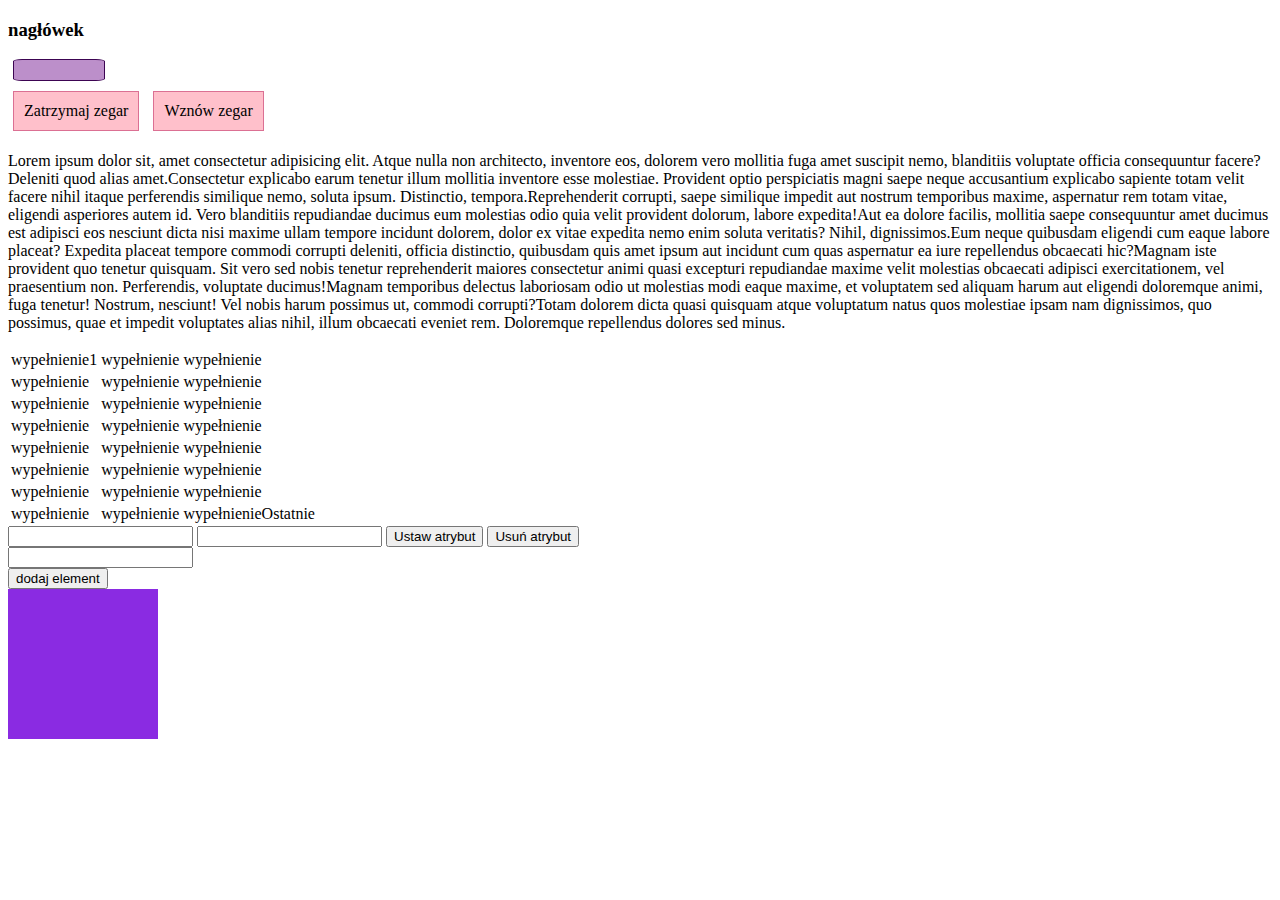
<file: dom/index.html>
<!DOCTYPE html>
<html lang="en">
<head>
    <meta charset="UTF-8">
    <meta http-equiv="X-UA-Compatible" content="IE=edge">
    <meta name="viewport" content="width=device-width, initial-scale=1.0">
    <title>Document</title>
    <style>
        .wazne{
            border-radius: 5px;
            border: 1px solid red;
            background-color: brown;
        }
        .weak {
            background-color: brown;
        }
        .medium {
            background-color: red;
        }
        .almost {
            background-color: darkorange;
        }
        .close {
            background-color: orange;
        }
        .ok {
            background-color: yellow;
        }
        .super {
            background-color: yellowgreen;
        }
        .extra {
            background-color: green;
        }

        #kontener > span {
            border-radius: 5px;
            background-color: brown;
            color: white;
            border: 1px solid black;
            padding: 5px;
            margin: 5px;
            display: inline-block;
            height: 20px;
        }
        #tescik {
            width: 150px;
            height: 150px;
            background-color: blueviolet;
        }
        .kwadracik{
            /* background-color: blueviolet; */
            box-sizing: border-box;
            display: inline-block;
            height: 10px;
            width: 10px;
        }

        #zegarStop, #zegarStart {
            padding: 10px;
            margin: 5px;
            border: 1px solid palevioletred;
            display: inline-block;
            background-color: pink;
            
        }
        #zegarStop:hover, #zegarStart:hover {
            cursor: pointer;
            background-color: blueviolet;
            color: white;
        }
        #zegarek {
            padding: 10px;
            margin: 5px;
            border: 1px solid rgb(60, 4, 82);
            width: 70px;
            border-radius: 10%;
            background-color: rgb(188, 143, 202);
            text-align: center;
        }
    </style>
</head>
<body>

    <h3 id="element3">nagłówek</h3>

    <div id="zegarek"></div>
    <div id="zegarStop">Zatrzymaj zegar</div>
    <div id="zegarStart">Wznów zegar</div>

    <p>
        <span class="klasa1">
            Lorem ipsum dolor sit, amet consectetur adipisicing elit. Atque nulla non architecto, inventore eos, dolorem vero mollitia fuga amet suscipit nemo, blanditiis voluptate officia consequuntur facere? Deleniti quod alias amet.</span><span>Consectetur explicabo earum tenetur illum mollitia inventore esse molestiae. Provident optio perspiciatis magni saepe neque accusantium explicabo sapiente totam velit facere nihil itaque perferendis similique nemo, soluta ipsum. Distinctio, tempora.</span><span>Reprehenderit corrupti, saepe similique impedit aut nostrum temporibus maxime, aspernatur rem totam vitae, eligendi asperiores autem id. Vero blanditiis repudiandae ducimus eum molestias odio quia velit provident dolorum, labore expedita!</span><span>Aut ea dolore facilis, mollitia saepe consequuntur amet ducimus est adipisci eos nesciunt dicta nisi maxime ullam tempore incidunt dolorem, dolor ex vitae expedita nemo enim soluta veritatis? Nihil, dignissimos.</span><span>Eum neque quibusdam eligendi cum eaque labore placeat? Expedita placeat tempore commodi corrupti deleniti, officia distinctio, quibusdam quis amet ipsum aut incidunt cum quas aspernatur ea iure repellendus obcaecati hic?</span><span>Magnam iste provident quo tenetur quisquam. Sit vero sed nobis tenetur reprehenderit maiores consectetur animi quasi excepturi repudiandae maxime velit molestias obcaecati adipisci exercitationem, vel praesentium non. Perferendis, voluptate ducimus!</span><span>Magnam temporibus delectus laboriosam odio ut molestias modi eaque maxime, et voluptatem sed aliquam harum aut eligendi doloremque animi, fuga tenetur! Nostrum, nesciunt! Vel nobis harum possimus ut, commodi corrupti?</span><span>Totam dolorem dicta quasi quisquam atque voluptatum natus quos molestiae ipsam nam dignissimos, quo possimus, quae et impedit voluptates alias nihil, illum obcaecati eveniet rem. Doloremque repellendus dolores sed minus.
        </span>
    </p>
    <table>
        <tr>
            <td id="element1">wypełnienie1</td>
            <td>wypełnienie</td>
            <td class="klasa1 tabela">wypełnienie</td>
        </tr>
        <tr>
            <td>wypełnienie</td>
            <td>wypełnienie</td>
            <td>wypełnienie</td>
        </tr>
        <tr>
            <td >wypełnienie</td>
            <td>wypełnienie</td>
            <td id="element2">wypełnienie</td>
        </tr>
        <tr>
            <td>wypełnienie</td>
            <td class="klasa1">wypełnienie</td>
            <td>wypełnienie</td>
        </tr>
        <tr>
            <td>wypełnienie</td>
            <td>wypełnienie</td>
            <td>wypełnienie</td>
        </tr>
        <tr>
            <td>wypełnienie</td>
            <td>wypełnienie</td>
            <td>wypełnienie</td>
        </tr>
        <tr>
            <td>wypełnienie</td>
            <td>wypełnienie</td>
            <td>wypełnienie</td>
        </tr>
        <tr>
            <td>wypełnienie</td>
            <td>wypełnienie</td>
            <td>wypełnienieOstatnie</td>
        </tr>
    </table>

    <form action="">
        <input type="text" name="imie">
        <input type="text" name="nazwisko">
        <input type = "button" id="set" value="Ustaw atrybut"></input>
        <input type="button" id="del" value="Usuń atrybut"></input>
    </form>
    
    <form>
        <input type="password" name="haslo" value="">
        <span id="sila"></span>
        <div id = "silaObiekt"></div>
    </form>
    
    <form>
        <input type="button" name="dodaj" value="dodaj element">
        <div id="kontener"></div>
    </form>


    <div id="tescik"></div>
    <script src="index.js"></script>
</body>
</html>
</file>
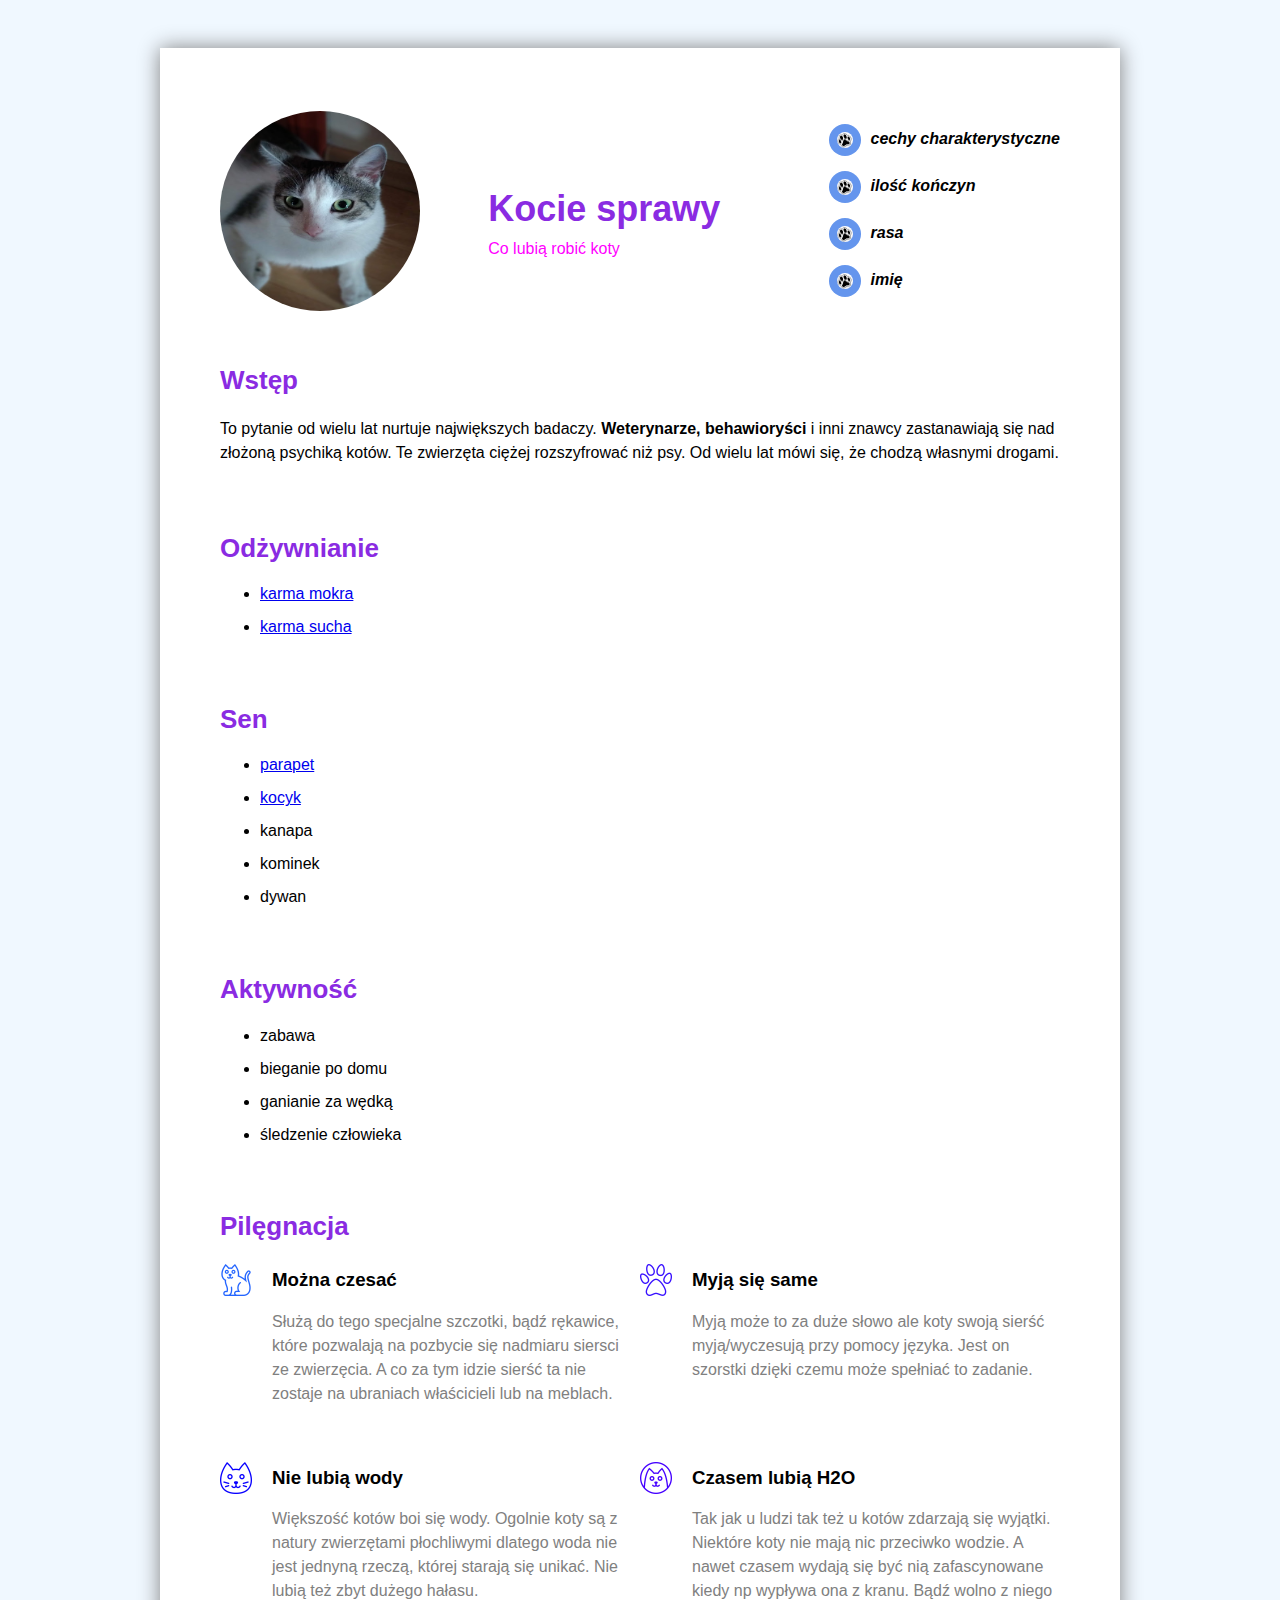
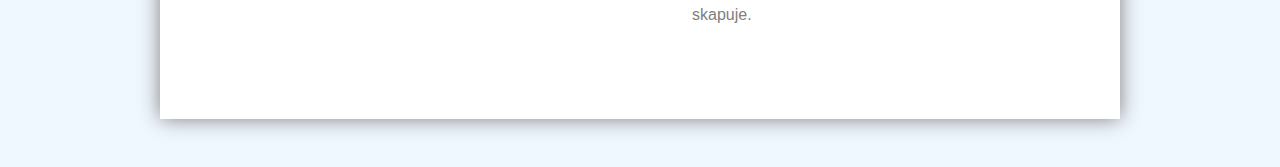
<file: pierwszy_projekt_html_css/index.html>
<!DOCTYPE html> <!-- deklaracja typu pliku -->
<html>
    <head>
        <title> Strona o kotach </title> <!-- Tytuł strony wyświetlający się na zakładce -->
       <link rel="stylesheet" href="style.css"/>
    </head>
    <body>
        <div class ="container">
        <header>
            <img class= "profile-picture circle" src="Cacek.jpg">
            <div>
                <h1>Kocie sprawy</h1> <!--Nasz pierwszy nagłówek i zarazem największy bo h1 oznacza wielkośc czcionki
                                        im większa cyfra tym mniejsza czcionka-->
                <span>Co lubią robić koty</span> <!-- Do opisu pod nagłówkiem. Do tekstu pod nagłówkiem -->
            </div>     
            <address>
                <ul>
                    <li><img class="address-icon circle" src="lapa.png"/><b>cechy charakterystyczne</b></li>
                    <li><img class="address-icon circle" src="lapa.png"/><b>ilość kończyn</b></li>
                    <li><img class="address-icon circle" src="lapa.png"/><b>rasa</b></li>
                    <li><img class="address-icon circle" src="lapa.png"/><b>imię</b></li>
                </ul>
            </address>
        </header>
        <main>
            <section>
                <h2>Wstęp</h2>
                <p>
                    To pytanie od wielu lat nurtuje największych badaczy. 
                    <b> Weterynarze, behawioryści </b> 
                    i inni znawcy zastanawiają 
                    się nad złożoną psychiką kotów. Te zwierzęta ciężej 
                    rozszyfrować niż psy. Od wielu lat mówi się, że chodzą
                    własnymi drogami.
                </p>
            </section>   
            <section>
                <h2>Odżywnianie</h2>
                <ul>
                    <li><a href="https://www.maxizoo.pl/c/kot/karma-dla-kotow/karma-mokra/?gclid=CjwKCAiAzKqdBhAnEiwAePEjkmP5VXmQDlpMxzOQSBHoQK8za05n75VJtk_qMKVhixRBtiNnDLz-oxoC3C4QAvD_BwE&q=%3A%3Abrand%3AMIAM&utm_source=google&utm_medium=google_shopping&utm_campaign=google_PMax&ef_id=Y0WkNAABFTjCewBU%3A20221227144912%3As"> 
                        karma mokra </a></li>
                    <li><a href="https://www.maxizoo.pl/c/kot/karma-dla-kotow/karma-sucha/?gclid=CjwKCAiAzKqdBhAnEiwAePEjkpRfS2ZVQnrHi7X3Hp2bV8SCr2vFRsr_b-16tUvSduDHPU5RAWWKqBoChswQAvD_BwE&utm_source=google&utm_medium=google_shopping&utm_campaign=google_PMax&ef_id=Y0WkNAABFTjCewBU%3A20221227144712%3As">
                         karma sucha </a></li>
                </ul>
            </section>
            <section>
                <h2>Sen</h2>
                <ul>
                    <li> <a href=
                        "https://pl.freepik.com/premium-zdjecie/bezdomny-rudy-kot-spi-slodko-na-schodach-na-ulicy_29609413.htm#query=kot%20na%20parapecie&position=6&from_view=search&track=ais"> 
                        parapet </a></li>
                    <li> <a href=
                        "https://pl.freepik.com/premium-zdjecie/sliczny-lekki-kot-bawi-sie-zabawkazblizenie-przedstawiajace-mlodego-szarego-kota-na-kanapie_28579662.htm#query=cat%20with%20pled&position=13&from_view=search&track=ais">
                        kocyk </a></li>
                    <li> kanapa </li>
                    <li> kominek </li>
                    <li> dywan </li>
                </ul>
            </section>
            <section>
                <h2>Aktywność</h2>
                <ul>
                    <li> zabawa </li>
                    <li> bieganie po domu </li>
                    <li> ganianie za wędką </li>
                    <li> śledzenie człowieka </li>
                </ul>
            </section>
            <section>
                <h2> Pilęgnacja </h2>
                <ul class ="hobbies">
                    <li><img src="kot1.png" />
                        <div>
                        <h3>Można czesać</h3>
                        <p>
                            Służą do tego specjalne szczotki, bądź rękawice, które
                            pozwalają na pozbycie się nadmiaru siersci ze zwierzęcia.
                            A co za tym idzie sierść ta nie zostaje na ubraniach
                            właścicieli lub na meblach.
                        </p>
                    </div>
                    </li>
                    <li><img src="kot2.png" />
                        <div>
                        <h3>Myją się same</h3>
                        <p>
                            Myją może to za duże słowo ale koty swoją sierść myją/wyczesują
                            przy pomocy języka. Jest on szorstki dzięki czemu może spełniać
                            to zadanie.
                        </p>
                    </div>
                    </li>
                    <li><img src="kot3.png" />
                        <div>
                        <h3>Nie lubią wody</h3>
                        <p>
                            Większość kotów boi się wody. Ogolnie koty są z natury
                            zwierzętami płochliwymi dlatego woda nie jest jednyną
                            rzeczą, której starają się unikać. Nie lubią też zbyt
                            dużego hałasu. 
                    </p>
                    </div>
                    </li>
                    <li><img src="kot4.png" />
                        <div>
                        <h3>Czasem lubią H2O</h3>
                        <p>
                            Tak jak u ludzi tak też u kotów zdarzają się wyjątki.
                            Niektóre koty nie mają nic przeciwko wodzie. A nawet czasem 
                            wydają się być nią zafascynowane kiedy np wypływa ona z kranu.
                            Bądź wolno z niego skapuje. 
                        </p>
                        </div>
                    </li>
                </ul>
            </section>
    </main>
</div>
    </body>
</html>
</file>
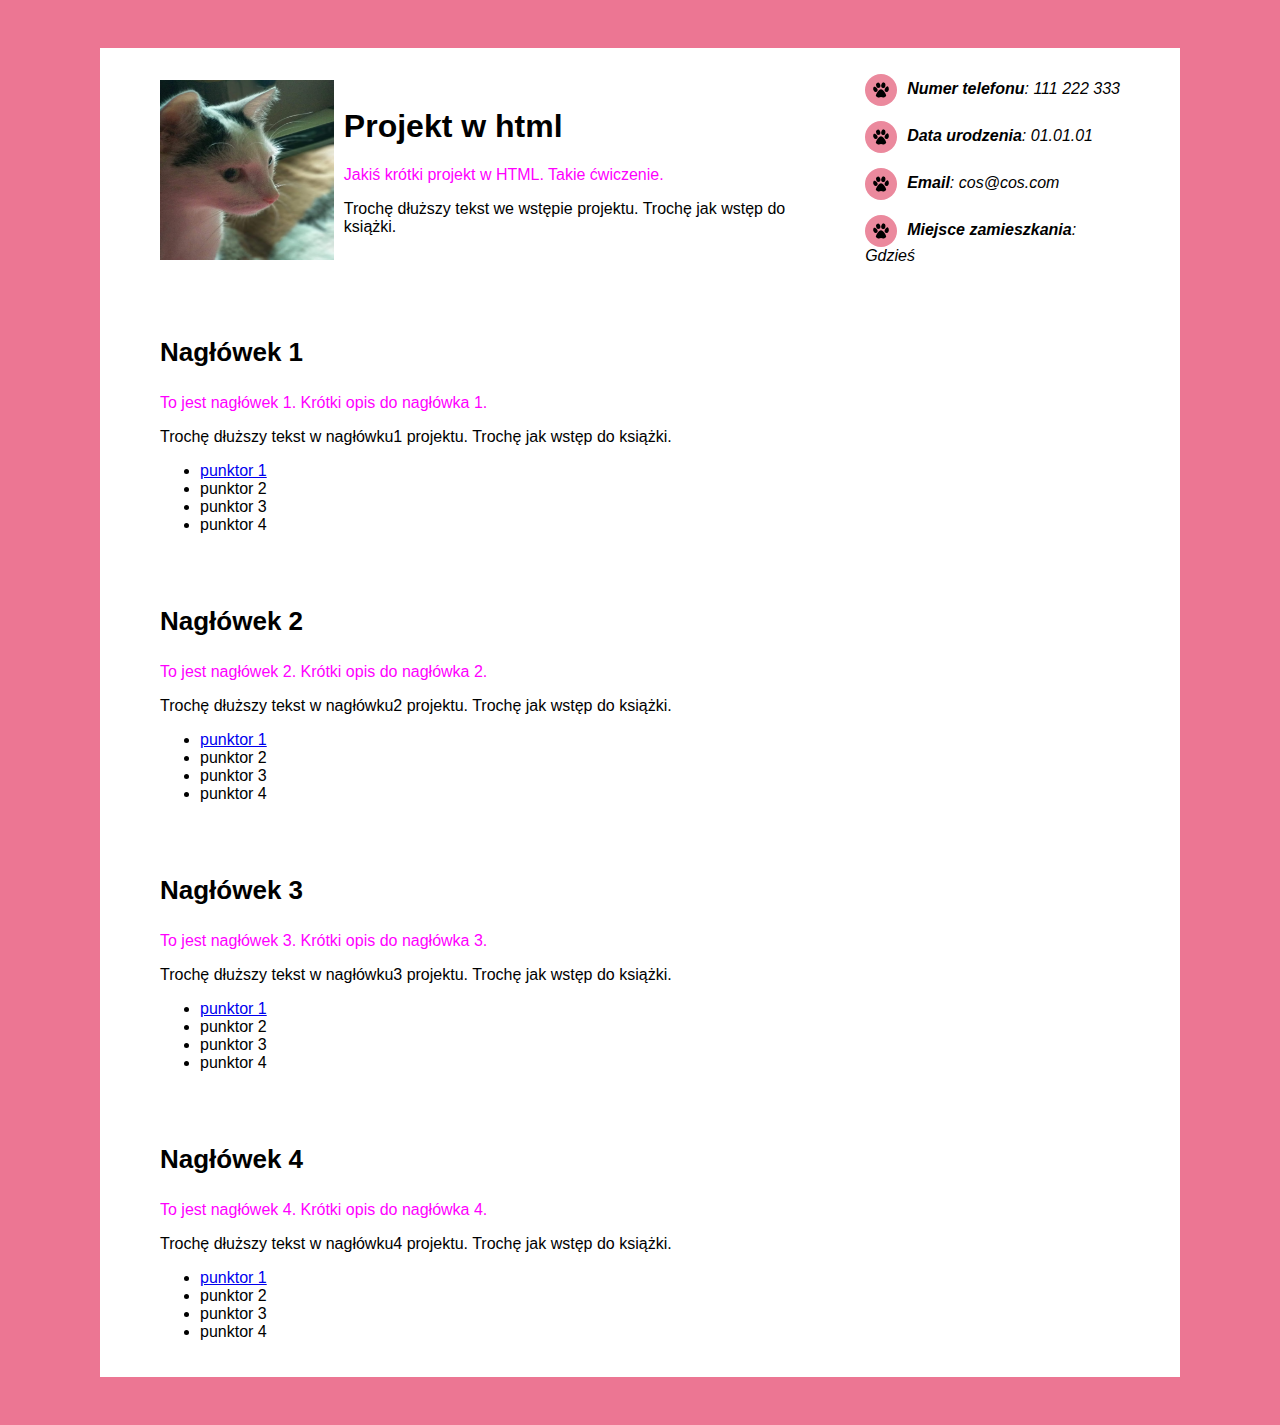
<file: projekty_html/1.html>
<!DOCTYPE html> <!-- deklaracja typu pliku -->
<html> <!-- język w jakim będziemy tworzyć plik -->
    <head> <!-- w sekcji head powinny znaleźć się metadane czyli dane o treści. Można tu zaliczyć 
            takie rzeczy jak: tytuł strony widoczny w zakładce, domyślny język strony, dane kontaktowe do autora strony.
            Sekcja head musi zawierać tag <title> Ta treść nie jest wyświetlana na ekranie. Tutaj zawieramy teź informacje,
            gdzie przeglądarka powinna szukać styli CSS dla naszej strony.--> 
        <title> Projekt HTML&CSS </title> <!-- Tytuł strony wyświetlający się na zakładce -->
        <link rel="stylesheet" href="style1.css"/> <!--Tutaj dodajemy link do pliku z naszymi stylami. HTML External 
                                                    Resource Link. rel mówi czego powinna się spodziewać przeglądarka
                                                    a stylesheet to arkusz styli, href mówi jak nazywa się ten plik gdzie 
                                                    przeglądarka powinna szukać.-->
    </head>
    <body> <!-- Ta sekcja to główna część naszego pliku. To co jest wyświetlane na stronie -->
        <header> <!--Tag pozwalający grupować treści znajdujące się na górze naszej strony. Bo nie możemy użyć section tutaj.-->
            <img src="gac.jpg"/> <!--dodawanie obrazka. Plik jest w tym samym folderze co nasz projekt.-->
            <div> <!--Tag który sam w sobie nic nie robi. Za to jest przydatny gdy chcemy nadać elementom styl i je zgrupować.-->
            <h1> Projekt w html </h1> <!--Nasz pierwszy nagłówek i zarazem największy bo h1 oznacza wielkośc czcionki
                                      im większa cyfra tym mniejsza czcionka-->
            <span> Jakiś krótki projekt w HTML. Takie ćwiczenie. </span> <!--span jest do pisania tekstu pod nagłówkiem.
                                                                             Jakiś krótki tekst.-->
            <p> Trochę dłuższy tekst we wstępie projektu. Trochę jak wstęp do książki. </p> <!-- p - paragfaf/akapit 
                                                                                            ten tekst jest zazwyczaj długi.-->
            </div>
            <address> <!--Sekcja z danymi adresowymi-->
                <ul>
                    <li><img src="icona.png"/><b>Numer telefonu</b>: 111 222 333</li> <!--tag <b> pogrubia nam tekst-->
                    <li><img src="icona.png"/><b>Data urodzenia</b>: 01.01.01</li>
                    <li><img src="icona.png"/><b>Email</b>: cos@cos.com</li>
                    <li><img src="icona.png"/><b>Miejsce zamieszkania</b>: Gdzieś</li>
                </ul>
            </address>
        </header>
        <main> <!-- Main służy do oznczenia głównej sekcji strony. Tutaj znajdują się wszystkie section itd.-->
            <section> <!--Tag section pozwala na rozdzielenie nagłowków na sekcje. Poprawia czytelność pliku.-->
                <h3> Nagłówek 1 </h3>
                    <span> To jest nagłówek 1. Krótki opis do nagłówka 1. </span> <!--span jest do pisania tekstu pod nagłówkiem.
                                                                                    Jakiś krótki tekst.-->
                    <p> Trochę dłuższy tekst w nagłówku1 projektu. Trochę jak wstęp do książki. </p> <!-- p - paragfaf/akapit ten
                                                                                                    tekst jest zazwyczaj długi.-->
                    <ul> <!-- Występuje razem z li. Pozwala na napisanie rzeczy w liście. Od kropek takich dużych.-->
                        <li> <a href="https://www.google.com/">punktor 1 </a></li> <!-- tag a pozwala na dodawanie linków do danego 
                                                                                    tekstu po a trzeba dodac atrybut w przypadku linków 
                                                                                    jest to href=" link "-->
                        <li> punktor 2 </li>
                        <li> punktor 3 </li>
                        <li> punktor 4 </li>
                    </ul>
            </section>
            <section>
                <h3> Nagłówek 2 </h3>
                    <span> To jest nagłówek 2. Krótki opis do nagłówka 2. </span> <!--span jest do pisania tekstu pod nagłówkiem. 
                                                                                    Jakiś krótki tekst.-->
                    <p> Trochę dłuższy tekst w nagłówku2 projektu. Trochę jak wstęp do książki. </p> <!-- p - paragfaf/akapit ten
                                                                                                    tekst jest zazwyczaj długi.-->

                    <ul> <!-- Występuje razem z li. Pozwala na napisanie rzeczy w liście. Od kropek takich dużych.-->
                        <li><a href="https://www.google.com/"> punktor 1 </a></li> <!-- tag a pozwala na dodawanie linków do danego tekstu-->
                        <li> punktor 2 </li>
                        <li> punktor 3 </li>
                        <li> punktor 4 </li>
                    </ul>
            </section>
            <section>
                <h3> Nagłówek 3 </h3>
                <span> To jest nagłówek 3. Krótki opis do nagłówka 3. </span> <!--span jest do pisania tekstu pod nagłówkiem.
                                                                                Jakiś krótki tekst.-->
                <p> Trochę dłuższy tekst w nagłówku3 projektu. Trochę jak wstęp do książki. </p> <!-- p - paragfaf/akapit ten
                                                                                                tekst jest zazwyczaj długi.-->                                                                  
                <ul> <!-- Występuje razem z li. Pozwala na napisanie rzeczy w liście. Od kropek takich dużych.-->
                    <li><a href="https://www.google.com/"> punktor 1 </a></li> <!-- tag a pozwala na dodawanie linków do danego tekstu-->
                    <li> punktor 2 </li>
                    <li> punktor 3 </li>
                    <li> punktor 4 </li>
                </ul>
            </section>
            <section>
                <h3> Nagłówek 4 </h3>
                <span> To jest nagłówek 4. Krótki opis do nagłówka 4. </span> <!--span jest do pisania tekstu pod nagłówkiem.
                                                                                Jakiś krótki tekst.-->
                <p> Trochę dłuższy tekst w nagłówku4 projektu. Trochę jak wstęp do książki. </p> <!-- p - paragfaf/akapit ten
                                                                                                tekst jest zazwyczaj długi.-->                                                                  
                <ul> <!-- Występuje razem z li. Pozwala na napisanie rzeczy w liście. Od kropek takich dużych.-->
                    <li><a href="https://www.google.com/"> punktor 1 </a></li><!-- tag a pozwala na dodawanie linków do danego tekstu-->
                    <li> punktor 2 </li>
                    <li> punktor 3 </li>
                    <li> punktor 4 </li>
                </ul>
            </section>
        </main>
    </body>

</html>
</file>
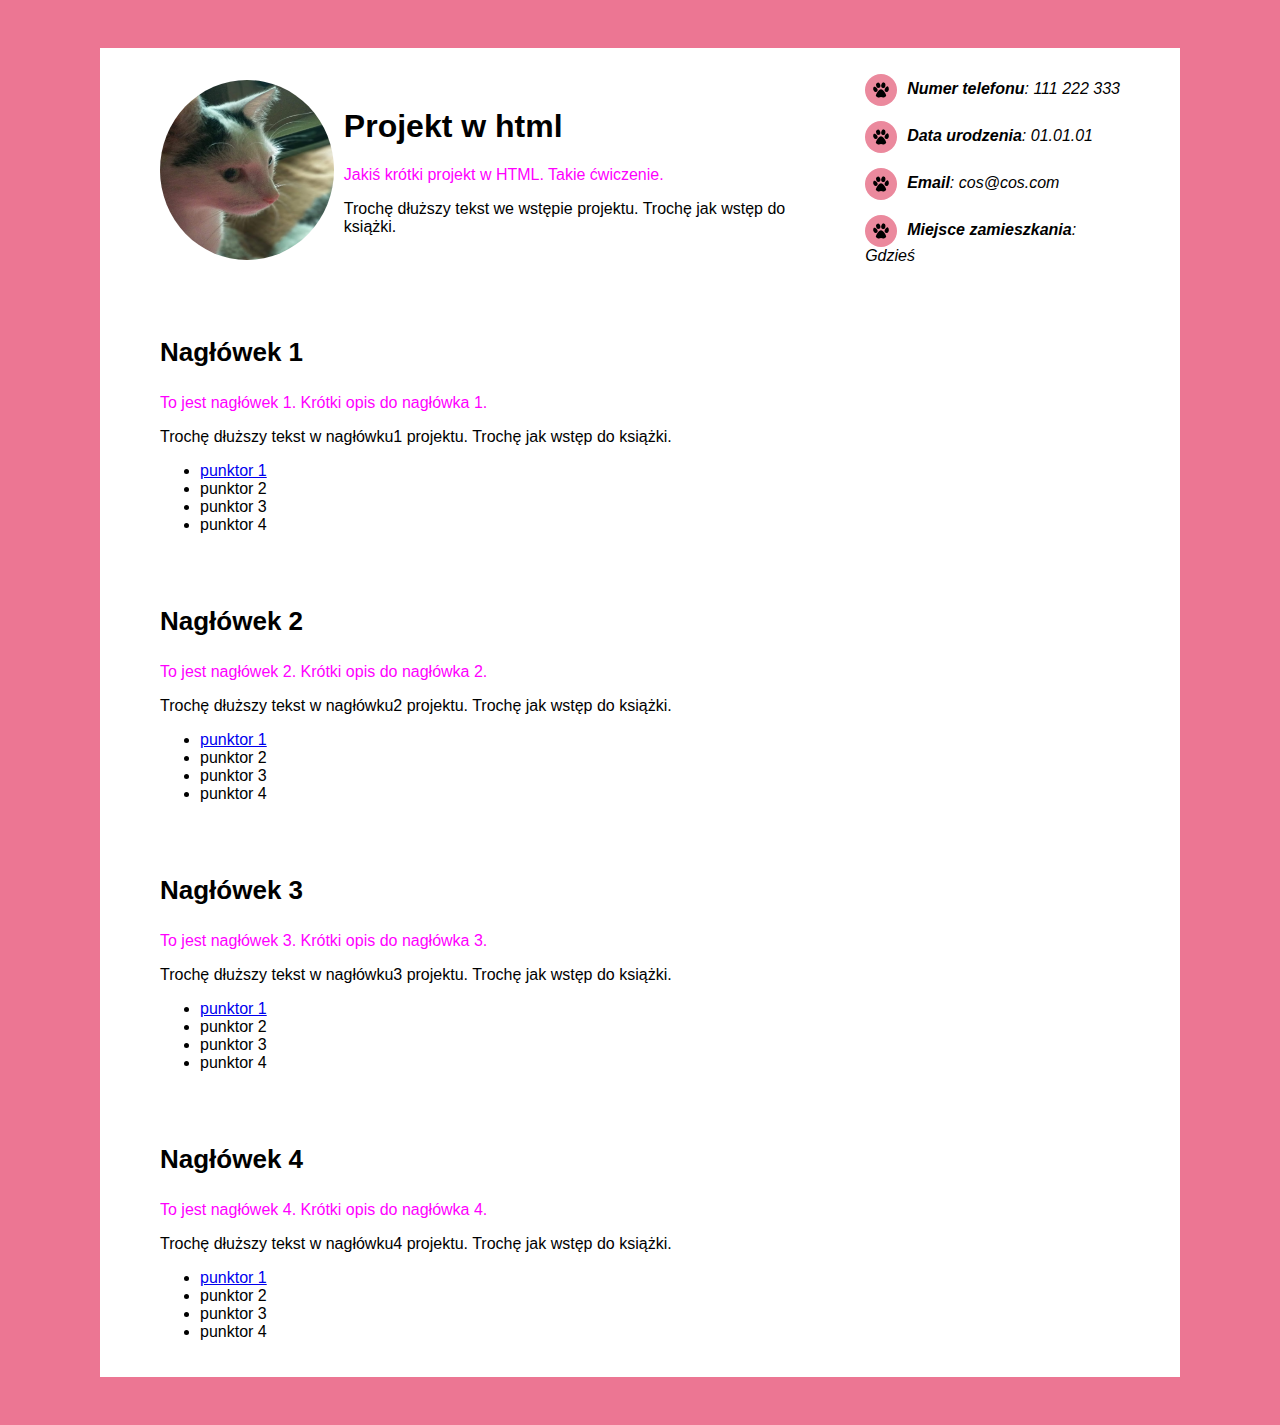
<file: projekty_html/1_z_klasami.html>
<!DOCTYPE html> <!-- deklaracja typu pliku -->
<html> <!-- język w jakim będziemy tworzyć plik -->
    <head> <!-- w sekcji head powinny znaleźć się metadane czyli dane o treści. Można tu zaliczyć 
            takie rzeczy jak: tytuł strony widoczny w zakładce, domyślny język strony, dane kontaktowe do autora strony.
            Sekcja head musi zawierać tag <title> Ta treść nie jest wyświetlana na ekranie. Tutaj zawieramy teź informacje,
            gdzie przeglądarka powinna szukać styli CSS dla naszej strony.--> 
        <title> Projekt HTML&CSS </title> <!-- Tytuł strony wyświetlający się na zakładce -->
        <link rel="stylesheet" href="style1_z_klasami.css"/> <!--Tutaj dodajemy link do pliku z naszymi stylami. HTML External 
                                                    Resource Link. rel mówi czego powinna się spodziewać przeglądarka
                                                    a stylesheet to arkusz styli, href mówi jak nazywa się ten plik gdzie 
                                                    przeglądarka powinna szukać.-->
    </head>
    <body> <!-- Ta sekcja to główna część naszego pliku. To co jest wyświetlane na stronie -->
        <header> <!--Tag pozwalający grupować treści znajdujące się na górze naszej strony. Bo nie możemy użyć section tutaj.-->
            <img class="circle" src="gac.jpg"/> <!--dodawanie obrazka. Plik jest w tym samym folderze co nasz projekt.-->
            <div> <!--Tag który sam w sobie nic nie robi. Za to jest przydatny gdy chcemy nadać elementom styl i je zgrupować.-->
            <h1> Projekt w html </h1> <!--Nasz pierwszy nagłówek i zarazem największy bo h1 oznacza wielkośc czcionki
                                      im większa cyfra tym mniejsza czcionka-->
            <span> Jakiś krótki projekt w HTML. Takie ćwiczenie. </span> <!--span jest do pisania tekstu pod nagłówkiem.
                                                                             Jakiś krótki tekst.-->
            <p> Trochę dłuższy tekst we wstępie projektu. Trochę jak wstęp do książki. </p> <!-- p - paragfaf/akapit 
                                                                                            ten tekst jest zazwyczaj długi.-->
            </div>
            <address> <!--Sekcja z danymi adresowymi-->
                <ul>
                    <li><img class="address-icon circle" src="icona.png"/><b>Numer telefonu</b>: 111 222 333</li> <!--tag <b> pogrubia nam tekst-->
                    <li><img class="address-icon circle" src="icona.png"/><b>Data urodzenia</b>: 01.01.01</li> <!--dodawanie classy class="address-icon"-->
                    <li><img class="address-icon circle" src="icona.png"/><b>Email</b>: cos@cos.com</li>
                    <li><img class="address-icon circle" src="icona.png"/><b>Miejsce zamieszkania</b>: Gdzieś</li>
                </ul>
            </address>
        </header>
        <main> <!-- Main służy do oznczenia głównej sekcji strony. Tutaj znajdują się wszystkie section itd.-->
            <section> <!--Tag section pozwala na rozdzielenie nagłowków na sekcje. Poprawia czytelność pliku.-->
                <h3> Nagłówek 1 </h3>
                    <span> To jest nagłówek 1. Krótki opis do nagłówka 1. </span> <!--span jest do pisania tekstu pod nagłówkiem.
                                                                                    Jakiś krótki tekst.-->
                    <p> Trochę dłuższy tekst w nagłówku1 projektu. Trochę jak wstęp do książki. </p> <!-- p - paragfaf/akapit ten
                                                                                                    tekst jest zazwyczaj długi.-->
                    <ul> <!-- Występuje razem z li. Pozwala na napisanie rzeczy w liście. Od kropek takich dużych.-->
                        <li> <a href="https://www.google.com/">punktor 1 </a></li> <!-- tag a pozwala na dodawanie linków do danego 
                                                                                    tekstu po a trzeba dodac atrybut w przypadku linków 
                                                                                    jest to href=" link "-->
                        <li> punktor 2 </li>
                        <li> punktor 3 </li>
                        <li> punktor 4 </li>
                    </ul>
            </section>
            <section>
                <h3> Nagłówek 2 </h3>
                    <span> To jest nagłówek 2. Krótki opis do nagłówka 2. </span> <!--span jest do pisania tekstu pod nagłówkiem. 
                                                                                    Jakiś krótki tekst.-->
                    <p> Trochę dłuższy tekst w nagłówku2 projektu. Trochę jak wstęp do książki. </p> <!-- p - paragfaf/akapit ten
                                                                                                    tekst jest zazwyczaj długi.-->

                    <ul> <!-- Występuje razem z li. Pozwala na napisanie rzeczy w liście. Od kropek takich dużych.-->
                        <li><a href="https://www.google.com/"> punktor 1 </a></li> <!-- tag a pozwala na dodawanie linków do danego tekstu-->
                        <li> punktor 2 </li>
                        <li> punktor 3 </li>
                        <li> punktor 4 </li>
                    </ul>
            </section>
            <section>
                <h3> Nagłówek 3 </h3>
                <span> To jest nagłówek 3. Krótki opis do nagłówka 3. </span> <!--span jest do pisania tekstu pod nagłówkiem.
                                                                                Jakiś krótki tekst.-->
                <p> Trochę dłuższy tekst w nagłówku3 projektu. Trochę jak wstęp do książki. </p> <!-- p - paragfaf/akapit ten
                                                                                                tekst jest zazwyczaj długi.-->                                                                  
                <ul> <!-- Występuje razem z li. Pozwala na napisanie rzeczy w liście. Od kropek takich dużych.-->
                    <li><a href="https://www.google.com/"> punktor 1 </a></li> <!-- tag a pozwala na dodawanie linków do danego tekstu-->
                    <li> punktor 2 </li>
                    <li> punktor 3 </li>
                    <li> punktor 4 </li>
                </ul>
            </section>
            <section>
                <h3> Nagłówek 4 </h3>
                <span> To jest nagłówek 4. Krótki opis do nagłówka 4. </span> <!--span jest do pisania tekstu pod nagłówkiem.
                                                                                Jakiś krótki tekst.-->
                <p> Trochę dłuższy tekst w nagłówku4 projektu. Trochę jak wstęp do książki. </p> <!-- p - paragfaf/akapit ten
                                                                                                tekst jest zazwyczaj długi.-->                                                                  
                <ul> <!-- Występuje razem z li. Pozwala na napisanie rzeczy w liście. Od kropek takich dużych.-->
                    <li><a href="https://www.google.com/"> punktor 1 </a></li><!-- tag a pozwala na dodawanie linków do danego tekstu-->
                    <li> punktor 2 </li>
                    <li> punktor 3 </li>
                    <li> punktor 4 </li>
                </ul>
            </section>
        </main>
    </body>

</html>
</file>
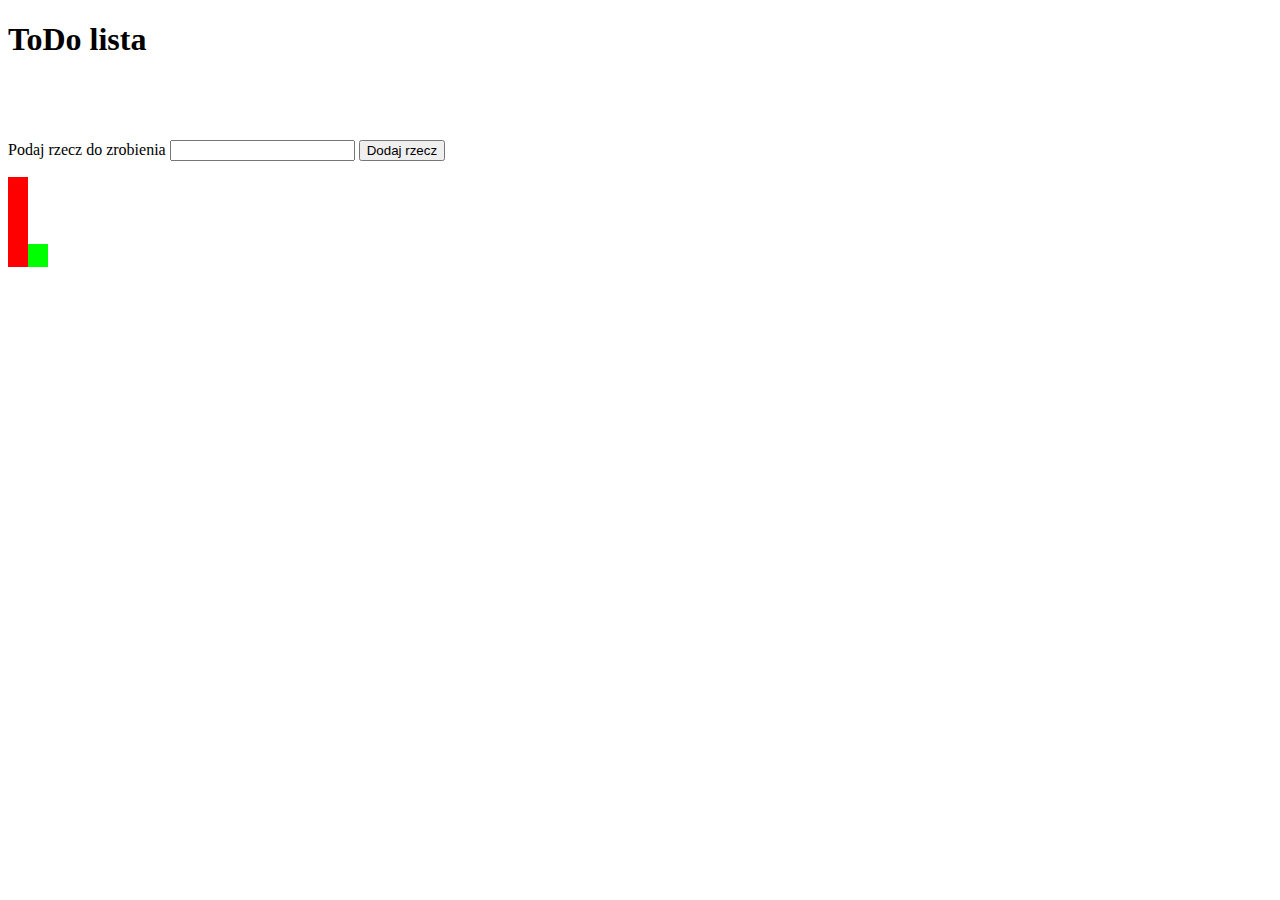
<file: dom/ToDo/toDo.html>
<!DOCTYPE html>
<html lang="en">
<head>
    <meta charset="UTF-8">
    <meta http-equiv="X-UA-Compatible" content="IE=edge">
    <meta name="viewport" content="width=device-width, initial-scale=1.0">
    <title>ToDo lista</title>
    <link rel="stylesheet" href="toDo.css">
</head>
<body>
    
    <h1>ToDo lista</h1>
    <div id="bledy">

        
    </div>

    <div>
        <label for="rzeczId">Podaj rzecz do zrobienia</label>
        <input type="text" name="rzecz" id="rzecz">
        <button>Dodaj rzecz</button>
    </div>

    <ul>

    </ul>

    <div id="wykres"></div>

    <script src="toDo.js">



    </script>

</body>
</html>
</file>
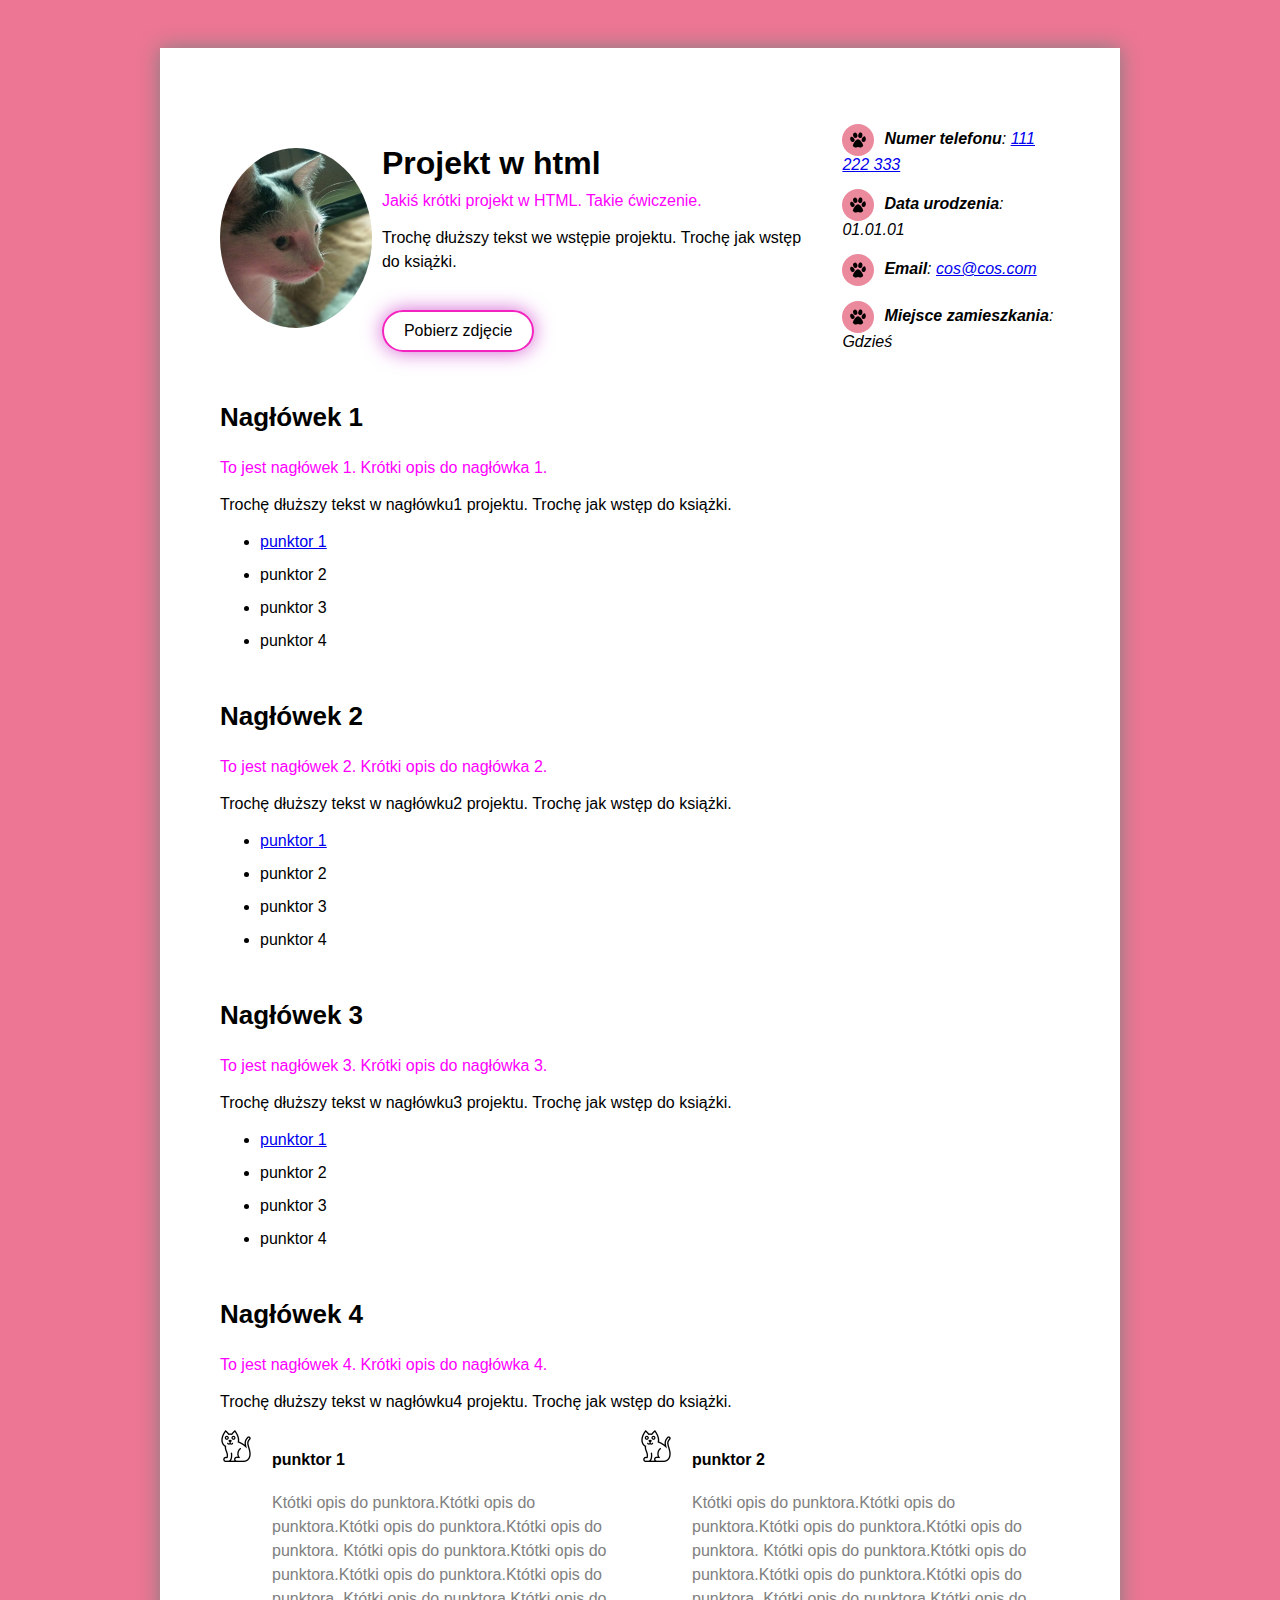
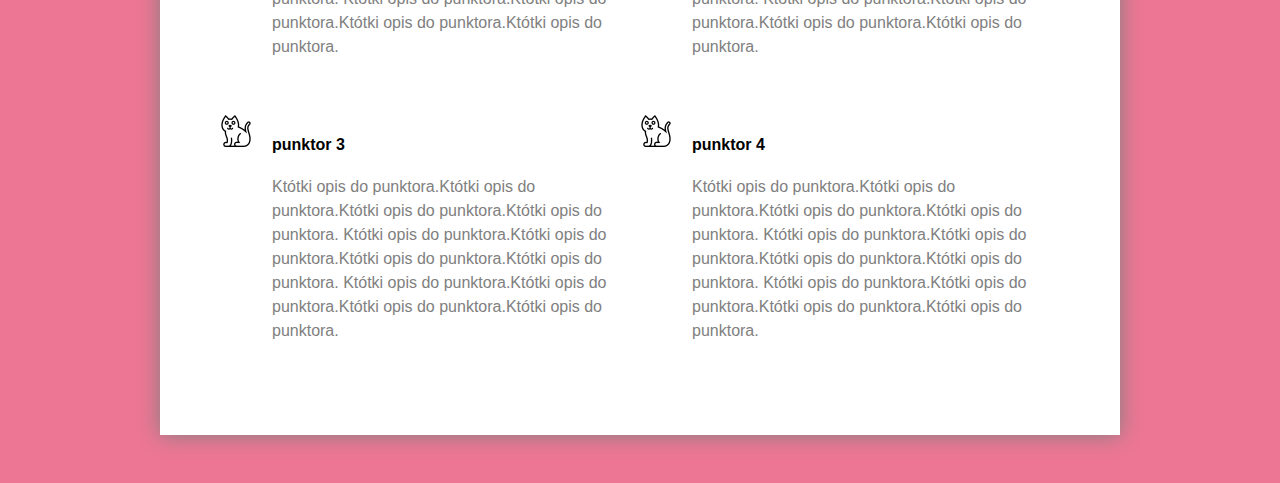
<file: projekty_html/1/1_z_klasami.html>
<!DOCTYPE html> <!-- deklaracja typu pliku -->
<html> <!-- język w jakim będziemy tworzyć plik -->
    <head> <!-- w sekcji head powinny znaleźć się metadane czyli dane o treści. Można tu zaliczyć 
            takie rzeczy jak: tytuł strony widoczny w zakładce, domyślny język strony, dane kontaktowe do autora strony.
            Sekcja head musi zawierać tag <title> Ta treść nie jest wyświetlana na ekranie. Tutaj zawieramy teź informacje,
            gdzie przeglądarka powinna szukać styli CSS dla naszej strony.--> 
        <title> Projekt HTML&CSS </title> <!-- Tytuł strony wyświetlający się na zakładce -->
        <link rel="stylesheet" href="style1_z_klasami.css"/> <!--Tutaj dodajemy link do pliku z naszymi stylami. HTML External 
                                                    Resource Link. rel mówi czego powinna się spodziewać przeglądarka
                                                    a stylesheet to arkusz styli, href mówi jak nazywa się ten plik gdzie 
                                                    przeglądarka powinna szukać.-->
    </head>
    <body> <!-- Ta sekcja to główna część naszego pliku. To co jest wyświetlane na stronie -->
        <div class="container">
                <header> <!--Tag pozwalający grupować treści znajdujące się na górze naszej strony. Bo nie możemy użyć section tutaj.-->
                <img class="profile-picture circle" src="gac.jpg"/> <!--dodawanie obrazka. Plik jest w tym samym folderze co nasz projekt.-->
                <div> <!--Tag który sam w sobie nic nie robi. Za to jest przydatny gdy chcemy nadać elementom styl i je zgrupować.-->
                    <h1> Projekt w html </h1> <!--Nasz pierwszy nagłówek i zarazem największy bo h1 oznacza wielkośc czcionki
                                            im większa cyfra tym mniejsza czcionka-->
                    <span> Jakiś krótki projekt w HTML. Takie ćwiczenie. </span> <!--span jest do pisania tekstu pod nagłówkiem.
                                                                                    Jakiś krótki tekst.-->
                    <p> Trochę dłuższy tekst we wstępie projektu. Trochę jak wstęp do książki. </p> <!-- p - paragfaf/akapit 
                                                                                                    ten tekst jest zazwyczaj długi.-->
                    <div>
                        <a class="downolad_picture" href="https://store10.gofile.io/download/d4625f83-59a8-485b-be9c-283e314f3930/pdf.pdf">Pobierz zdjęcie</a>
                    </div>
                </div>
                <address> <!--Sekcja z danymi adresowymi-->
                    <ul>
                        <li><img class="address-icon circle" src="icona.png"/><b>Numer telefonu</b>: <a href="tel:111 222 333">111 222 333</a></li> <!--tag <b> pogrubia nam tekst-->
                        <li><img class="address-icon circle" src="icona.png"/><b>Data urodzenia</b>: 01.01.01</li> <!--dodawanie classy class="address-icon"-->
                        <li><img class="address-icon circle" src="icona.png"/><b>Email</b>: <a href="mailto:an.giermakowska@gmail.com">cos@cos.com</a></li>
                        <li><img class="address-icon circle" src="icona.png"/><b>Miejsce zamieszkania</b>: Gdzieś</li>
                    </ul>
                </address>
            </header>
            <main> <!-- Main służy do oznczenia głównej sekcji strony. Tutaj znajdują się wszystkie section itd.-->
                <section> <!--Tag section pozwala na rozdzielenie nagłowków na sekcje. Poprawia czytelność pliku.-->
                    <h3> Nagłówek 1 </h3>
                        <span> To jest nagłówek 1. Krótki opis do nagłówka 1. </span> <!--span jest do pisania tekstu pod nagłówkiem.
                                                                                        Jakiś krótki tekst.-->
                        <p> Trochę dłuższy tekst w nagłówku1 projektu. Trochę jak wstęp do książki. </p> <!-- p - paragfaf/akapit ten
                                                                                                        tekst jest zazwyczaj długi.-->
                        <ul> <!-- Występuje razem z li. Pozwala na napisanie rzeczy w liście. Od kropek takich dużych.-->
                            <li> <a href="https://www.google.com/">punktor 1 </a></li> <!-- tag a pozwala na dodawanie linków do danego 
                                                                                        tekstu po a trzeba dodac atrybut w przypadku linków 
                                                                                        jest to href=" link "-->
                            <li> punktor 2 </li>
                            <li> punktor 3 </li>
                            <li> punktor 4 </li>
                        </ul>
                </section>
                <section>
                    <h3> Nagłówek 2 </h3>
                        <span> To jest nagłówek 2. Krótki opis do nagłówka 2. </span> <!--span jest do pisania tekstu pod nagłówkiem. 
                                                                                        Jakiś krótki tekst.-->
                        <p> Trochę dłuższy tekst w nagłówku2 projektu. Trochę jak wstęp do książki. </p> <!-- p - paragfaf/akapit ten
                                                                                                        tekst jest zazwyczaj długi.-->

                        <ul> <!-- Występuje razem z li. Pozwala na napisanie rzeczy w liście. Od kropek takich dużych.-->
                            <li><a href="https://www.google.com/"> punktor 1 </a></li> <!-- tag a pozwala na dodawanie linków do danego tekstu-->
                            <li> punktor 2 </li>
                            <li> punktor 3 </li>
                            <li> punktor 4 </li>
                        </ul>
                </section>
                <section>
                    <h3> Nagłówek 3 </h3>
                    <span> To jest nagłówek 3. Krótki opis do nagłówka 3. </span> <!--span jest do pisania tekstu pod nagłówkiem.
                                                                                    Jakiś krótki tekst.-->
                    <p> Trochę dłuższy tekst w nagłówku3 projektu. Trochę jak wstęp do książki. </p> <!-- p - paragfaf/akapit ten
                                                                                                    tekst jest zazwyczaj długi.-->                                                                  
                    <ul> <!-- Występuje razem z li. Pozwala na napisanie rzeczy w liście. Od kropek takich dużych.-->
                        <li><a href="https://www.google.com/"> punktor 1 </a></li> <!-- tag a pozwala na dodawanie linków do danego tekstu-->
                        <li> punktor 2 </li>
                        <li> punktor 3 </li>
                        <li> punktor 4 </li>
                    </ul>
                </section>
                <section>
                    <h3> Nagłówek 4 </h3>
                    <span> To jest nagłówek 4. Krótki opis do nagłówka 4. </span> <!--span jest do pisania tekstu pod nagłówkiem.
                                                                                    Jakiś krótki tekst.-->
                    <p> Trochę dłuższy tekst w nagłówku4 projektu. Trochę jak wstęp do książki. </p> <!-- p - paragfaf/akapit ten
                                                                                                    tekst jest zazwyczaj długi.-->                                                                  
                    <ul class="naglowek4"> <!-- Występuje razem z li. Pozwala na napisanie rzeczy w liście. Od kropek takich dużych.-->
                    <!--Dodajemy też klase żeby wystylizować tą listę-->
                        <li>
                            <img src="icona2.png"/> <!-- <img src=""/> dodanie ikonek do daszej listy-->
                            <div> <!--do zgrupowania nazwy i opisu-->
                                <h4> punktor 1 </h4>
                                <p>
                                    Któtki opis do punktora.Któtki opis do punktora.Któtki opis do punktora.Któtki opis do punktora.
                                    Któtki opis do punktora.Któtki opis do punktora.Któtki opis do punktora.Któtki opis do punktora.
                                    Któtki opis do punktora.Któtki opis do punktora.Któtki opis do punktora.Któtki opis do punktora.
                                </p>
                            </div>
                        </li> 
                        <li>
                            <img src="icona2.png"/>
                            <div><!--do zgrupowania nazwy i opisu-->
                                <h4> punktor 2 </h4>
                                <p>
                                    Któtki opis do punktora.Któtki opis do punktora.Któtki opis do punktora.Któtki opis do punktora.
                                    Któtki opis do punktora.Któtki opis do punktora.Któtki opis do punktora.Któtki opis do punktora.
                                    Któtki opis do punktora.Któtki opis do punktora.Któtki opis do punktora.Któtki opis do punktora.
                                </p>
                            </div>
                        </li>
                        <li>
                            <img src="icona2.png"/>
                            <div><!--do zgrupowania nazwy i opisu-->
                                <h4> punktor 3 </h4>
                                <p>
                                    Któtki opis do punktora.Któtki opis do punktora.Któtki opis do punktora.Któtki opis do punktora.
                                    Któtki opis do punktora.Któtki opis do punktora.Któtki opis do punktora.Któtki opis do punktora.
                                    Któtki opis do punktora.Któtki opis do punktora.Któtki opis do punktora.Któtki opis do punktora.
                                </p>
                            </div>
                        </li>
                        <li>
                            <img src="icona2.png"/>
                            <div><!--do zgrupowania nazwy i opisu-->
                                <h4> punktor 4 </h4>
                                <p>
                                    Któtki opis do punktora.Któtki opis do punktora.Któtki opis do punktora.Któtki opis do punktora.
                                    Któtki opis do punktora.Któtki opis do punktora.Któtki opis do punktora.Któtki opis do punktora.
                                    Któtki opis do punktora.Któtki opis do punktora.Któtki opis do punktora.Któtki opis do punktora.
                                </p>
                            </div>
                        </li>
                    </ul>
                </section>
            </main>
        </div>
    </body>

</html>
</file>
<file: pierwszy_projekt_html_css/style.css>
body{
    font-family: Arial;
    background-color: aliceblue;
    padding: 40px 0;


}
h1 {
    font-size: 36px;
    color: blueviolet;
    margin-bottom: 10px;

}
h2 {
        font-size: 26px;
        color:blueviolet;
}
h3 {
    margin-top: 5px;
}
span {
        color: magenta;
}

.container{
    box-shadow: 0 0 20px grey;
    width: 960px;
    margin: 0 auto;
    background-color: white;
}
section,
header{
    padding: 10px 60px 20px 60px;  
}

header {
    display: flex;
    align-items: center;
    justify-content: space-between;
    padding-top: 60px;

}
header ul {list-style: none;
}

li{
    margin-bottom: 15px;
}

.address-icon { 
    width: 16px;
    height: 16px;
    background-color: cornflowerblue;
    margin-right: 10px;
    padding: 8px;
    vertical-align: middle;
}
.circle{
    border-radius: 50%;
}
.profile-picture {
    width:200px;
        height:200px;
}
.hobbies {
    list-style: none;
    padding: 0;
    display: flex;
    flex-wrap: wrap;
}
.hobbies li {
    width: 50%;
    display: flex;
    align-items: flex-start;
    margin-bottom: 40px;
}
.hobbies div {
    margin-left: 20px;
}
.hobbies p {
    color: gray;
    line-height: 1.5;
}
p {
    line-height: 1.5;
}
</file>
<file: projekty_html/style1.css>
/*plik w którym przechowujemy style css dla naszego pliku HTML*/
body { /*dzięki tej komendzie zmiany dotyczą całego pliku który zawiera się w sekcji body*/
    font-family: Arial; /*komenda ta daje możliwość zmiany czcionki na stronie*/
    background-color: rgb(236, 118, 147); /*ustawiamy kolor tła dla naszej strony*/
    padding: 40px; /*zwiększenie różowej przestrzeni, żeby lepiej się wyróżniało*/ 
}
h1 {
    font-size: 32px; /* Tutaj nagłówek 1 ma mieć rozmiar czcionki 32. Natomiast średniki służą do oddzielenia reguł CSS*/ 
}
h2 {
    font-size: 26px; /* Tutaj nagłówek 1 ma mieć rozmiar czcionki 26.*/
}
h3 {
    font-size: 26px; 
}
span {
    color: magenta; /* Tutaj span czyli ten ktrótki opis ma być w kolorze magenta*/
}
img { 
    width: 180px;
    height: 180px; /*Tutaj mamy deklaracje co do wymiaru naszego obrazka czyli długość i szerokość.*/
    margin-right: 10px;
}

section,
header { /*dla tekstu w tej sekcji ustawiamy odstępy między tekstem dla większej czytelności*/
    padding: 10px 60px 20px 60px;
    background-color: white; /*ustawiamy kolor tła dla naszej strony*/
    width: 960px; /* nadajemy im rozmiar kartki papieru*/
    margin: 0 auto; /*ustawiamy żeby nasza storna była na środku*/

}
header{
    display: flex; /*ustawia elementy w jednej lini*/
    align-items: center; /*pozwala ustawić wsztskie elementy które są w jendej lini w centralnym położeniu, w jednakowych
                        odstępach od górnej krawędzi*/
    justify-content: space-between; /*rozmieszcza elementy w poziomie tak, że pierwszy i ostatni znajdują się przy krawędzi
                                    a  pozostałe oddzielone są równym odstępem.*/
    
}
/* ul{
    list-style: none; -pozbywamy się wszystkich kropek przy wyliczeniach
} */
header ul {
    list-style: none; /*pozbywamy się kropek pzy wyliczniach tylko w sekcji header*/
}
header li {
    margin-bottom: 15px; /*dodajemy odstępy między tekstem*/
}
header address img { /*ustawiamy rozmiar ikonek w sekcji adress*/
    width: 16px;
    height: 16px;
    background-color: rgb(235, 137, 157); /*ustawiamy kolor pod ikonkami*/
    margin-right: 10px; /*odsuwamy trochę ikony od tekstu*/
    padding: 8px; /*odsuwamy ikonę od krawędzi elementu, dodajemy odstęp wewnątrz elementu*/
    vertical-align: middle; /*aby wyrównac tekst do środka ikonki, ta metoda działa tylko dla elementów z display inline*/
    border-radius: 50%; /*pozwala na zaokrąglenie naszych ikonek.*/
}
</file>
<file: projekty_html/style1_z_klasami.css>
/*plik w którym przechowujemy style css dla naszego pliku HTML*/
body { /*dzięki tej komendzie zmiany dotyczą całego pliku który zawiera się w sekcji body*/
    font-family: Arial; /*komenda ta daje możliwość zmiany czcionki na stronie*/
    background-color: rgb(236, 118, 147); /*ustawiamy kolor tła dla naszej strony*/
    padding: 40px; /*zwiększenie różowej przestrzeni, żeby lepiej się wyróżniało*/ 
}
h1 {
    font-size: 32px; /* Tutaj nagłówek 1 ma mieć rozmiar czcionki 32. Natomiast średniki służą do oddzielenia reguł CSS*/ 
}
h2 {
    font-size: 26px; /* Tutaj nagłówek 1 ma mieć rozmiar czcionki 26.*/
}
h3 {
    font-size: 26px; 
}
span {
    color: magenta; /* Tutaj span czyli ten ktrótki opis ma być w kolorze magenta*/
}
img { 
    width: 180px;
    height: 180px; /*Tutaj mamy deklaracje co do wymiaru naszego obrazka czyli długość i szerokość.*/
    margin-right: 10px;
}

section,
header { /*dla tekstu w tej sekcji ustawiamy odstępy między tekstem dla większej czytelności*/
    padding: 10px 60px 20px 60px;
    background-color: white; /*ustawiamy kolor tła dla naszej strony*/
    width: 960px; /* nadajemy im rozmiar kartki papieru*/
    margin: 0 auto; /*ustawiamy żeby nasza storna była na środku*/

}
header{
    display: flex; /*ustawia elementy w jednej lini*/
    align-items: center; /*pozwala ustawić wsztskie elementy które są w jendej lini w centralnym położeniu, w jednakowych
                        odstępach od górnej krawędzi*/
    justify-content: space-between; /*rozmieszcza elementy w poziomie tak, że pierwszy i ostatni znajdują się przy krawędzi
                                    a  pozostałe oddzielone są równym odstępem.*/
    
}
/* ul{
    list-style: none; -pozbywamy się wszystkich kropek przy wyliczeniach
} */
header ul {
    list-style: none; /*pozbywamy się kropek pzy wyliczniach tylko w sekcji header*/
}
header li {
    margin-bottom: 15px; /*dodajemy odstępy między tekstem*/
}
.address-icon { /*ustawiamy rozmiar ikonek w sekcji adress po nadaniu danej klasy dodajemy tutaj nazwę klasy którą zapisaliśmy*/
    width: 16px;
    height: 16px;
    background-color: rgb(235, 137, 157); /*ustawiamy kolor pod ikonkami*/
    margin-right: 10px; /*odsuwamy trochę ikony od tekstu*/
    padding: 8px; /*odsuwamy ikonę od krawędzi elementu, dodajemy odstęp wewnątrz elementu*/
    vertical-align: middle; /*aby wyrównac tekst do środka ikonki, ta metoda działa tylko dla elementów z display inline*/ 
}
.circle {
    border-radius: 50%;/*pozwala na zaokrąglenie naszych ikonek.*/
}
</file>
<file: dom/ToDo/toDo.css>
li > button {
    background-color: palevioletred;
    color: white;
    padding: 5px;
    margin-left: 10px;
    border-radius: 4px;
    border: 1px solid pink;
}

li > button:hover {
    background-color: deepskyblue;
    color: bisque;
}

#bledy {
    margin-bottom: 10px;
    height: 50px;
}

#bledy .waga0 {
    background-color: grey;
    color: white;
    padding: 10px;
    border-radius: 10px;
    
}


#bledy .waga2 {
    background-color: red;
    color: white;
    padding: 10px;
    border-radius: 10px;
    
}

input[type=checkbox]{
    width: 15px;
    height: 20px;

}
#wykres {
    height: 90px;
}
</file>
<file: projekty_html/1/style1_z_klasami.css>
/*plik w którym przechowujemy style css dla naszego pliku HTML*/
body { /*dzięki tej komendzie zmiany dotyczą całego pliku który zawiera się w sekcji body*/
    font-family: Arial; /*komenda ta daje możliwość zmiany czcionki na stronie*/
    background-color: rgb(236, 118, 147); /*ustawiamy kolor tła dla naszej strony*/
    padding: 40px; /*zwiększenie różowej przestrzeni, żeby lepiej się wyróżniało*/ 
}
h1 {
    font-size: 32px; /* Tutaj nagłówek 1 ma mieć rozmiar czcionki 32. Natomiast średniki służą do oddzielenia reguł CSS*/ 
    margin-bottom: 10px;
}
h2 {
    font-size: 28px; /* Tutaj nagłówek 1 ma mieć rozmiar czcionki 26.*/
}
h3 {
    font-size: 26px;
    margin-top: 5px; 
}
span {
    color: magenta; /* Tutaj span czyli ten ktrótki opis ma być w kolorze magenta*/
}
.container {
    box-shadow: 0 0 20px grey; /*dodawanie cienia*/ 
    width: 960px; /* nadajemy im rozmiar kartki papieru*/
    margin: 0 auto; /*ustawiamy żeby nasza storna była na środku*/
    background-color: white; /*ustawiamy kolor tła dla naszej strony*/
}

section,
header { /*dla tekstu w tej sekcji ustawiamy odstępy między tekstem dla większej czytelności*/
    padding: 10px 60px 20px 60px;

}
header{
    display: flex; /*ustawia elementy w jednej lini*/
    align-items: center; /*pozwala ustawić wsztskie elementy które są w jendej lini w centralnym położeniu, w jednakowych
                        odstępach od górnej krawędzi*/
    justify-content: space-between; /*rozmieszcza elementy w poziomie tak, że pierwszy i ostatni znajdują się przy krawędzi
                                    a  pozostałe oddzielone są równym odstępem.*/
    padding-top: 60px;
}
/* ul{
    list-style: none; -pozbywamy się wszystkich kropek przy wyliczeniach
} */
header ul {
    list-style: none; /*pozbywamy się kropek pzy wyliczniach tylko w sekcji header*/
}
li {
    margin-bottom: 15px; /*dodajemy odstępy między tekstem*/
}
.address-icon { /*ustawiamy rozmiar ikonek w sekcji adress po nadaniu danej klasy dodajemy tutaj nazwę klasy którą zapisaliśmy*/
    width: 16px;
    height: 16px;
    background-color: rgb(235, 137, 157); /*ustawiamy kolor pod ikonkami*/
    margin-right: 10px; /*odsuwamy trochę ikony od tekstu*/
    padding: 8px; /*odsuwamy ikonę od krawędzi elementu, dodajemy odstęp wewnątrz elementu*/
    vertical-align: middle; /*aby wyrównac tekst do środka ikonki, ta metoda działa tylko dla elementów z display inline*/ 
}
.circle {
    border-radius: 50%;/*pozwala na zaokrąglenie naszych ikonek.*/
}
.profile-picture { /* klasa do zdjęcia profilowego mówiąca nam jakie rozmiary ma miec to zdjęcie*/
    width: 180px;
    height: 180px;
    margin-right: 10px;
}
.naglowek4 {
    list-style: none;
    padding: 0;
    display: flex; /*elementy ustawią nam się w jendej lini*/
    flex-wrap: wrap; /*uznaje rozmiary elementów i nie upycha ich obok siebie tylko zwija niżej*/
}
.naglowek4 li { 
    width: 50%; /*pozwoli to na ustawienie na stronie 2 elementów obok siebie*/
    display: flex;
    align-items: flex-start; /*pozwala na ustawnie ikonek obok tekstu i nie rozciaganie ich tylko dopasowanie ich właściwych rozmiarów*/
    margin-bottom: 40px;
}
.naglowek4 div {
    margin-left: 20px; /*odsuwamy tekst z div od ikonki*/
}
.naglowek4 p {
    color:gray;
}

p {
    line-height: 1.5; /*odstęp między tekstem tak zwana Interlinia*/
}

.downolad_picture {
    border: 2px solid rgb(243, 35, 191);
    color: black;
    text-decoration: none;
    padding: 10px 20px;
    display: inline-block;
    margin-top: 20px;
    border-radius: 26px;
    transition: background-color 0.5s, color 0.5s;
    box-shadow: 0 0 20px rgb(212, 99, 212);
}
.downolad_picture:hover {
    color: white;
    background-color: rgb(192, 87, 139);
}
.downolad_picture:focus{
  outline: none;
  color: white;
  background-color: rgb(192, 87, 139); 
}
.downolad_picture:active {
    text-decoration: underline;
}
</file>
